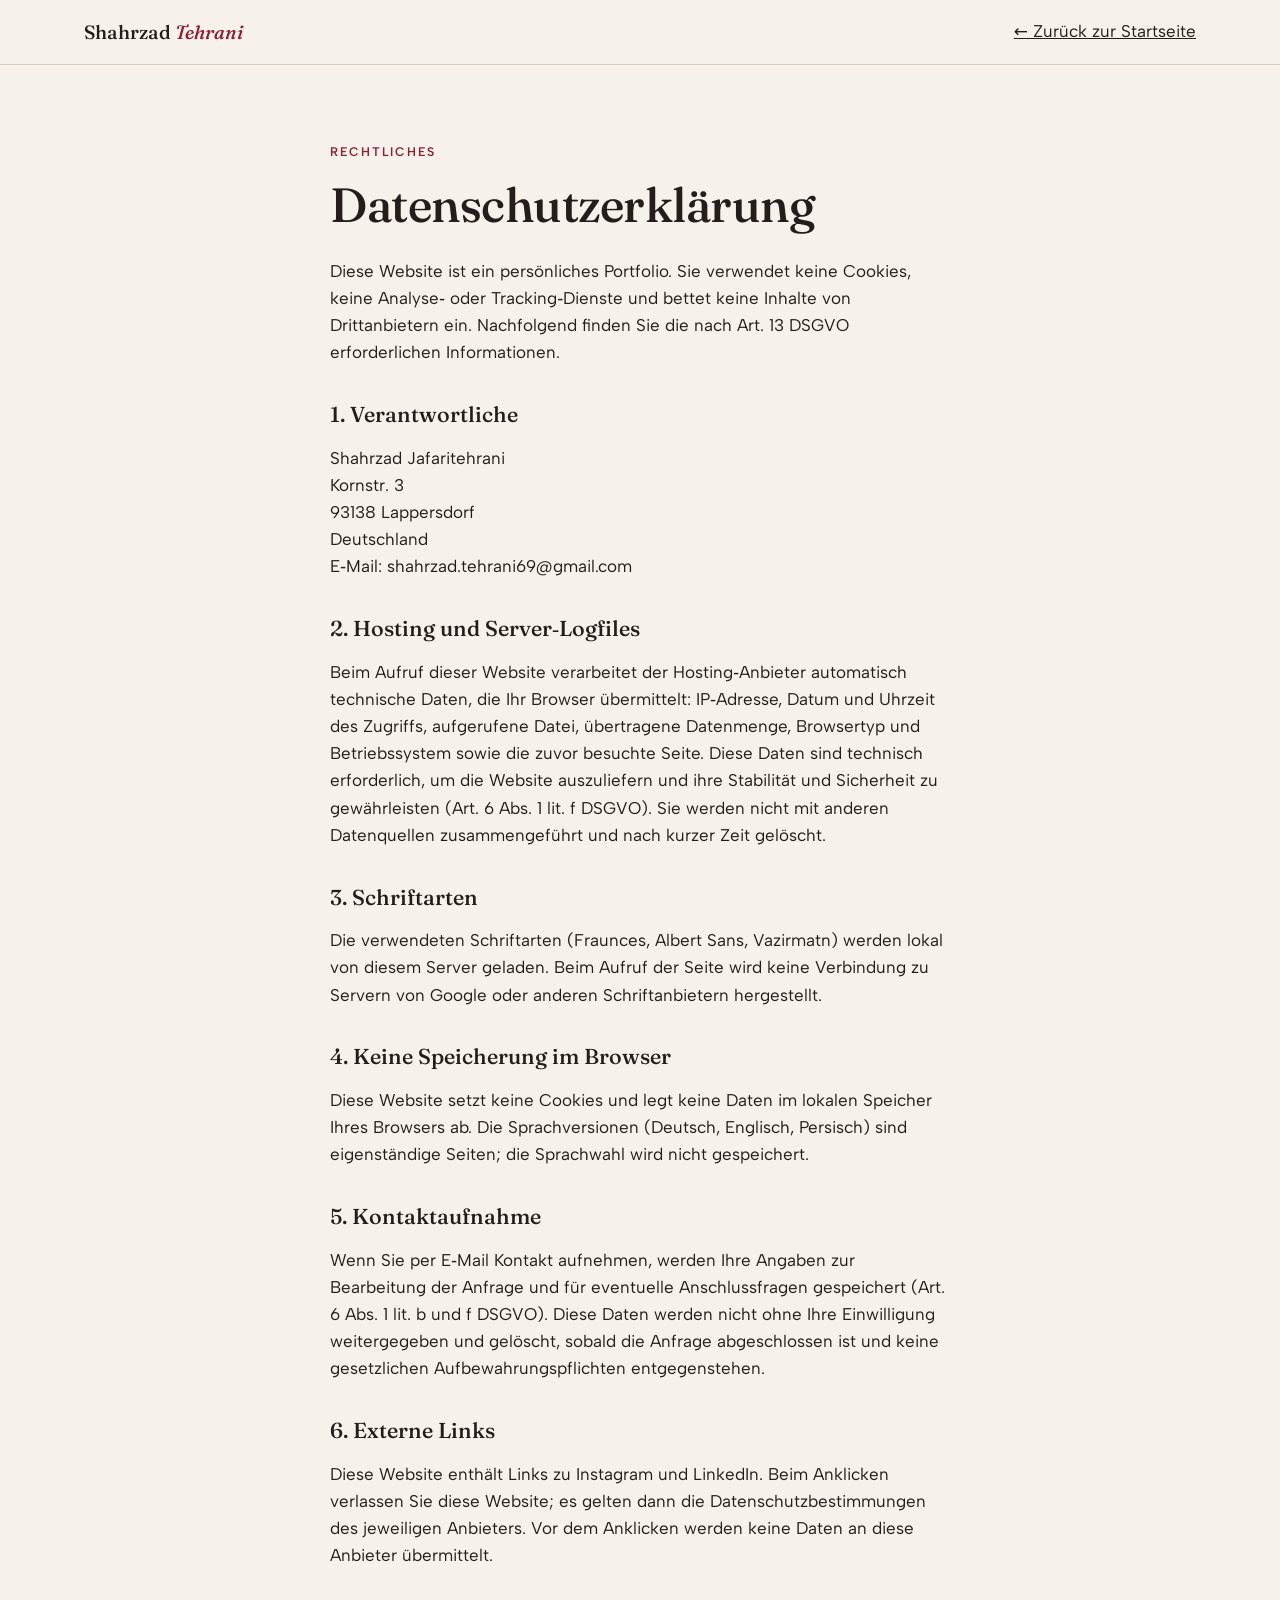
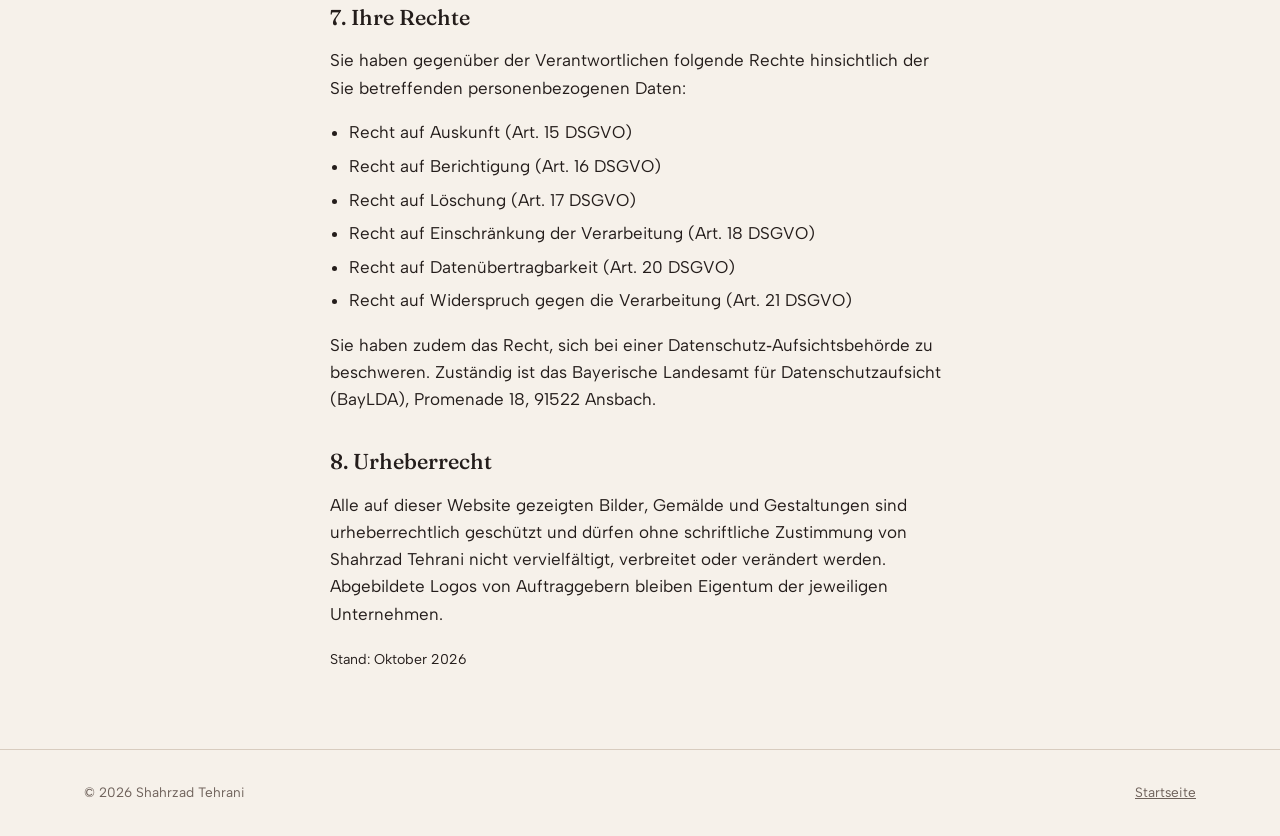
<file: datenschutz.html>
<!doctype html>
<html lang="de" dir="ltr">
<head>
<meta charset="utf-8">
<meta name="viewport" content="width=device-width, initial-scale=1, viewport-fit=cover">
<title>Datenschutzerklärung · Shahrzad Tehrani</title>
<meta name="robots" content="noindex">
<link rel="icon" href="brand/favicon.svg" type="image/svg+xml">
<link rel="icon" href="favicon.ico" sizes="16x16 32x32 48x48">
<link rel="apple-touch-icon" href="apple-touch-icon.png">
<link rel="stylesheet" href="fonts/fonts.css">
<link rel="stylesheet" href="css/style.css">
<style>
  .legal { max-width: 68ch; padding-block: clamp(2.5rem, 6vw, 5rem); display: grid; gap: 1.1rem; }
  .legal h1 { font-size: clamp(2rem, 5vw, 3rem); margin-bottom: 0.5rem; }
  .legal h2 { font-size: 1.35rem; margin-top: 1.2rem; }
  .legal p, .legal li { max-width: none; }
  .legal ul { margin: 0; padding-inline-start: 1.2rem; display: grid; gap: 0.4rem; }
  .legal .back { text-decoration: none; color: var(--accent); font-weight: 600; }
</style>
</head>
<body>
<header class="nav">
  <div class="wrap nav-inner">
    <a class="brand" href="index.html">Shahrzad <em>Tehrani</em></a>
    <a class="back" href="index.html">← Zurück zur Startseite</a>
  </div>
</header>

<main class="wrap legal" id="main">
  <p class="eyebrow">Rechtliches</p>
  <h1>Datenschutzerklärung</h1>
  <p>Diese Website ist ein persönliches Portfolio. Sie verwendet keine Cookies, keine Analyse‑ oder Tracking‑Dienste und bettet keine Inhalte von Drittanbietern ein. Nachfolgend finden Sie die nach Art. 13 DSGVO erforderlichen Informationen.</p>

  <h2>1. Verantwortliche</h2>
  <p>Shahrzad Jafaritehrani<br>Kornstr. 3<br>93138 Lappersdorf<br>Deutschland<br>E‑Mail: shahrzad.tehrani69@gmail.com</p>

  <h2>2. Hosting und Server‑Logfiles</h2>
  <p>Beim Aufruf dieser Website verarbeitet der Hosting‑Anbieter automatisch technische Daten, die Ihr Browser übermittelt: IP‑Adresse, Datum und Uhrzeit des Zugriffs, aufgerufene Datei, übertragene Datenmenge, Browsertyp und Betriebssystem sowie die zuvor besuchte Seite. Diese Daten sind technisch erforderlich, um die Website auszuliefern und ihre Stabilität und Sicherheit zu gewährleisten (Art. 6 Abs. 1 lit. f DSGVO). Sie werden nicht mit anderen Datenquellen zusammengeführt und nach kurzer Zeit gelöscht.</p>

  <h2>3. Schriftarten</h2>
  <p>Die verwendeten Schriftarten (Fraunces, Albert Sans, Vazirmatn) werden lokal von diesem Server geladen. Beim Aufruf der Seite wird keine Verbindung zu Servern von Google oder anderen Schriftanbietern hergestellt.</p>

  <h2>4. Keine Speicherung im Browser</h2>
  <p>Diese Website setzt keine Cookies und legt keine Daten im lokalen Speicher Ihres Browsers ab. Die Sprachversionen (Deutsch, Englisch, Persisch) sind eigenständige Seiten; die Sprachwahl wird nicht gespeichert.</p>

  <h2>5. Kontaktaufnahme</h2>
  <p>Wenn Sie per E‑Mail Kontakt aufnehmen, werden Ihre Angaben zur Bearbeitung der Anfrage und für eventuelle Anschlussfragen gespeichert (Art. 6 Abs. 1 lit. b und f DSGVO). Diese Daten werden nicht ohne Ihre Einwilligung weitergegeben und gelöscht, sobald die Anfrage abgeschlossen ist und keine gesetzlichen Aufbewahrungspflichten entgegenstehen.</p>

  <h2>6. Externe Links</h2>
  <p>Diese Website enthält Links zu Instagram und LinkedIn. Beim Anklicken verlassen Sie diese Website; es gelten dann die Datenschutzbestimmungen des jeweiligen Anbieters. Vor dem Anklicken werden keine Daten an diese Anbieter übermittelt.</p>

  <h2>7. Ihre Rechte</h2>
  <p>Sie haben gegenüber der Verantwortlichen folgende Rechte hinsichtlich der Sie betreffenden personenbezogenen Daten:</p>
  <ul>
    <li>Recht auf Auskunft (Art. 15 DSGVO)</li>
    <li>Recht auf Berichtigung (Art. 16 DSGVO)</li>
    <li>Recht auf Löschung (Art. 17 DSGVO)</li>
    <li>Recht auf Einschränkung der Verarbeitung (Art. 18 DSGVO)</li>
    <li>Recht auf Datenübertragbarkeit (Art. 20 DSGVO)</li>
    <li>Recht auf Widerspruch gegen die Verarbeitung (Art. 21 DSGVO)</li>
  </ul>
  <p>Sie haben zudem das Recht, sich bei einer Datenschutz‑Aufsichtsbehörde zu beschweren. Zuständig ist das Bayerische Landesamt für Datenschutzaufsicht (BayLDA), Promenade 18, 91522 Ansbach.</p>

  <h2>8. Urheberrecht</h2>
  <p>Alle auf dieser Website gezeigten Bilder, Gemälde und Gestaltungen sind urheberrechtlich geschützt und dürfen ohne schriftliche Zustimmung von Shahrzad Tehrani nicht vervielfältigt, verbreitet oder verändert werden. Abgebildete Logos von Auftraggebern bleiben Eigentum der jeweiligen Unternehmen.</p>

  <p><small>Stand: Oktober 2026</small></p>
</main>

<footer>
  <div class="wrap foot">
    <span>© 2026 Shahrzad Tehrani</span>
    <a href="index.html">Startseite</a>
  </div>
</footer>
</body>
</html>
</file>
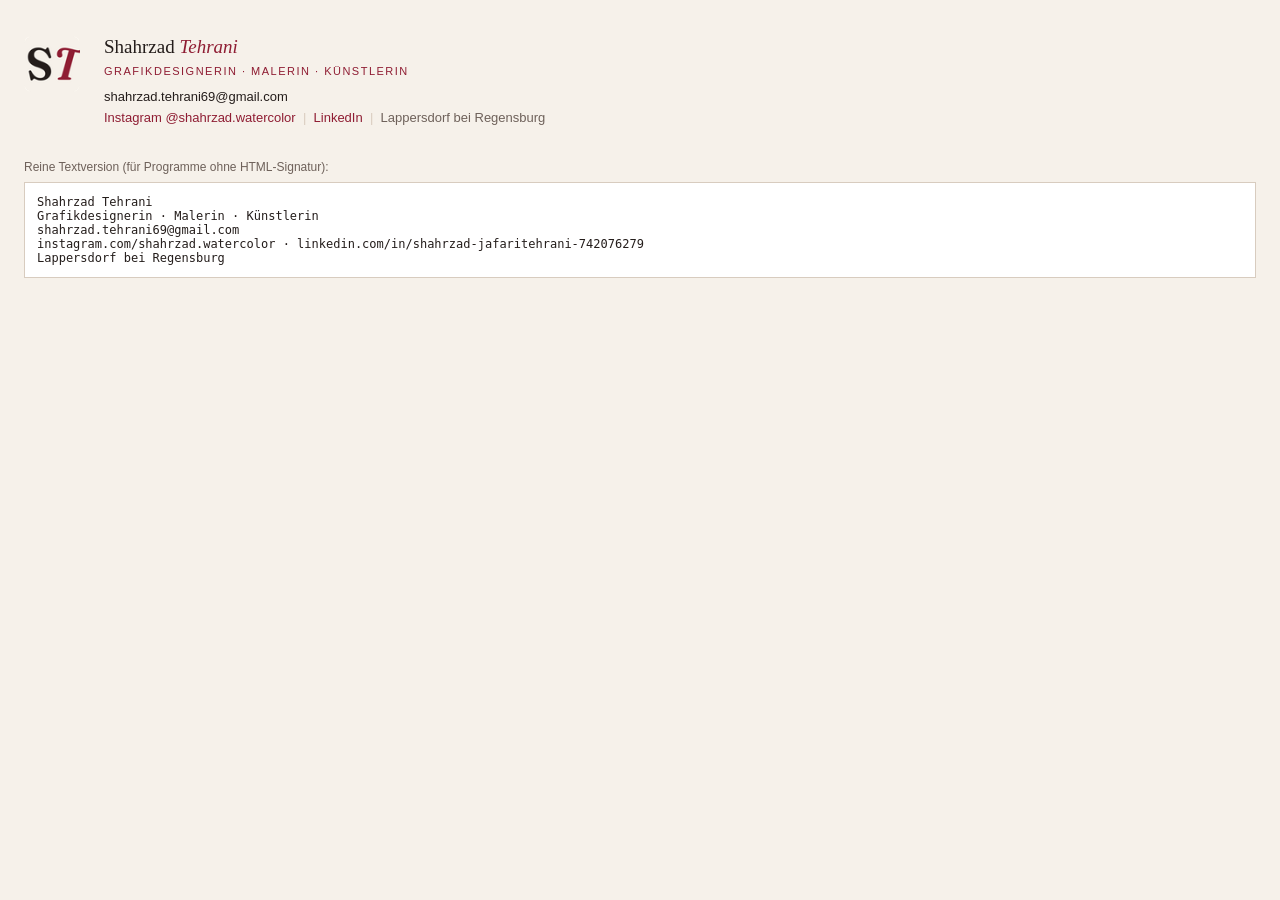
<file: brand/email-signature.html>
<!doctype html>
<html lang="de"><head><meta charset="utf-8"><title>E-Mail-Signatur · Shahrzad Tehrani</title></head>
<body style="margin:0;padding:24px;background:#f6f1ea;font-family:Arial,Helvetica,sans-serif;">
<!--
  E-Mail-Signatur. Alles markieren (Strg+A im Signaturblock unten), kopieren und in den Signatur-Editor
  von Gmail / Outlook / Apple Mail einfügen. Das Monogramm-Bild muss online liegen: nach dem Hochladen
  der Website den src-Pfad durch die volle URL ersetzen, z. B. https://IHRE-DOMAIN.de/brand/monogram-64.png
  Schriften: E-Mail-Programme laden keine Webfonts, daher Georgia (Serif) und Arial als Ersatz.
-->
<table role="presentation" cellpadding="0" cellspacing="0" border="0" style="max-width:600px;width:100%;border-collapse:collapse;">
  <tr>
    <td style="padding:12px 0 0 0;vertical-align:top;width:64px;">
      <img src="monogram-64.png" width="56" height="56" alt="ST" style="display:block;border:0;border-radius:8px;">
    </td>
    <td style="padding:12px 0 0 16px;vertical-align:top;">
      <div style="font-family:Georgia,'Times New Roman',serif;font-size:19px;line-height:1.2;color:#241d1b;">
        Shahrzad <span style="font-style:italic;color:#8f1d33;">Tehrani</span>
      </div>
      <div style="font-size:11px;letter-spacing:1.5px;text-transform:uppercase;color:#8f1d33;margin:6px 0 10px 0;">
        Grafikdesignerin &middot; Malerin &middot; K&uuml;nstlerin
      </div>
      <div style="font-size:13px;line-height:1.6;color:#6e615a;">
        <a href="mailto:shahrzad.tehrani69@gmail.com" style="color:#241d1b;text-decoration:none;">shahrzad.tehrani69@gmail.com</a><br>
        <a href="https://www.instagram.com/shahrzad.watercolor/" style="color:#8f1d33;text-decoration:none;">Instagram @shahrzad.watercolor</a>
        <span style="color:#d8ccbf;">&nbsp;|&nbsp;</span>
        <a href="https://www.linkedin.com/in/shahrzad-jafaritehrani-742076279" style="color:#8f1d33;text-decoration:none;">LinkedIn</a>
        <span style="color:#d8ccbf;">&nbsp;|&nbsp;</span>
        <span style="color:#6e615a;">Lappersdorf bei Regensburg</span>
      </div>
    </td>
  </tr>
</table>

<p style="margin:32px 0 8px 0;font-size:12px;color:#6e615a;">Reine Textversion (für Programme ohne HTML-Signatur):</p>
<pre style="margin:0;padding:12px;background:#ffffff;border:1px solid #d8ccbf;font-size:12px;color:#241d1b;white-space:pre-wrap;">Shahrzad Tehrani
Grafikdesignerin · Malerin · Künstlerin
shahrzad.tehrani69@gmail.com
instagram.com/shahrzad.watercolor · linkedin.com/in/shahrzad-jafaritehrani-742076279
Lappersdorf bei Regensburg</pre>
</body></html>
</file>
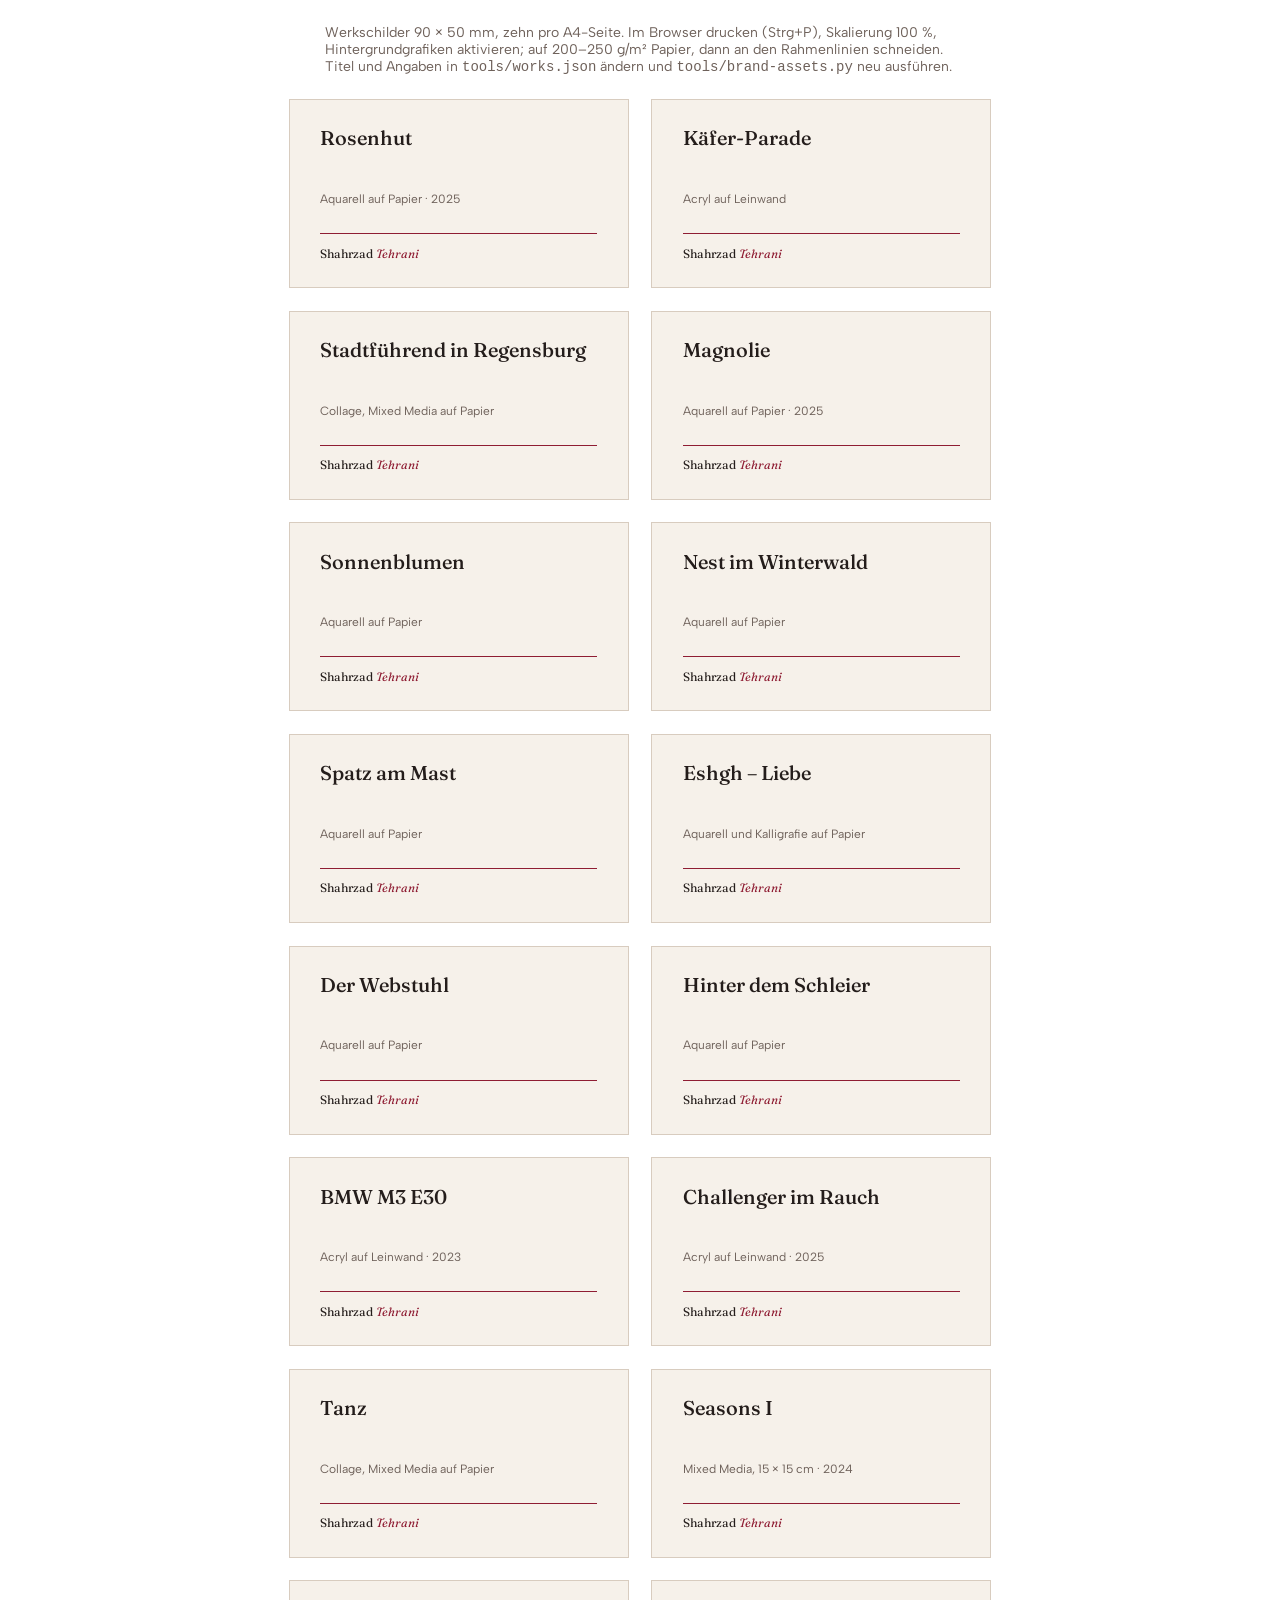
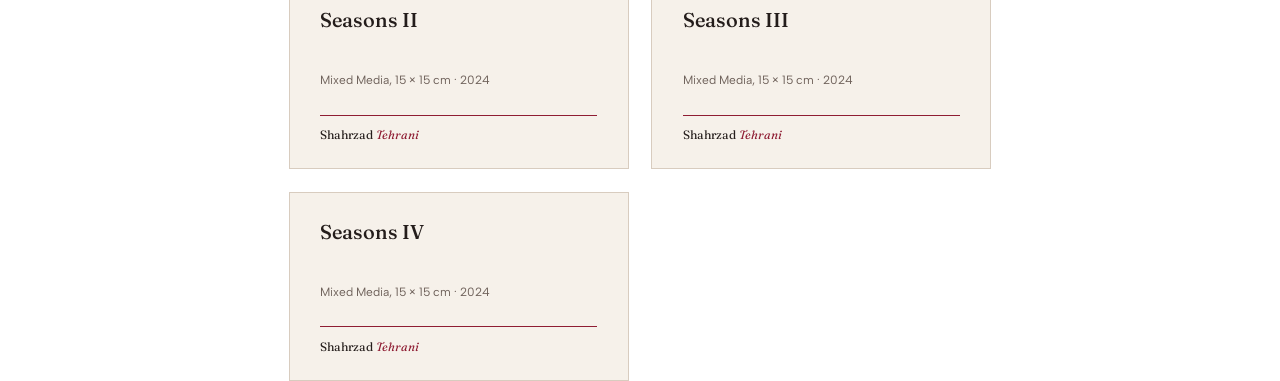
<file: brand/werkschilder.html>
<!doctype html>
<html lang="de"><head><meta charset="utf-8"><meta name="viewport" content="width=device-width, initial-scale=1">
<title>Werkschilder · Shahrzad Tehrani</title>
<link rel="stylesheet" href="../fonts/fonts.css">
<style>
  @page { size: A4; margin: 12mm; }
  :root { --ink:#241d1b; --burg:#8f1d33; --muted:#6e615a; --line:#d8ccbf; --paper:#f6f1ea; }
  body { margin:0; font-family:'Albert Sans', system-ui, sans-serif; color:var(--ink); background:#fff; }
  .intro { max-width: 70ch; margin: 24px auto; padding: 0 16px; color: var(--muted); font-size: 14px; }
  @media print { .intro { display:none; } }
  ul { list-style:none; margin:0 auto; padding:0 16px; display:grid; grid-template-columns:repeat(2, 90mm); gap:6mm; justify-content:center; }
  .label { width:90mm; height:50mm; box-sizing:border-box; padding:7mm 8mm; border:0.3pt solid var(--line); background:var(--paper);
            display:grid; align-content:space-between; break-inside:avoid; page-break-inside:avoid; }
  h2 { margin:0; font-family:'Fraunces', Georgia, serif; font-weight:500; font-size:15pt; line-height:1.15; }
  .meta { margin:4mm 0 0; font-size:9pt; color:var(--muted); }
  .artist { margin:0; font-family:'Fraunces', Georgia, serif; font-size:9pt; padding-top:3mm; border-top:0.5pt solid var(--burg); }
  .artist em { color:var(--burg); font-weight:400; }
</style></head>
<body>
  <p class="intro">Werkschilder 90 × 50 mm, zehn pro A4-Seite. Im Browser drucken (Strg+P), Skalierung 100 %, Hintergrundgrafiken aktivieren; auf 200–250 g/m² Papier, dann an den Rahmenlinien schneiden. Titel und Angaben in <code>tools/works.json</code> ändern und <code>tools/brand-assets.py</code> neu ausführen.</p>
  <ul>
    <li class="label">
      <h2>Rosenhut</h2>
      <p class="meta">Aquarell auf Papier · 2025</p>
      <p class="artist">Shahrzad <em>Tehrani</em></p>
    </li>
    <li class="label">
      <h2>Käfer-Parade</h2>
      <p class="meta">Acryl auf Leinwand</p>
      <p class="artist">Shahrzad <em>Tehrani</em></p>
    </li>
    <li class="label">
      <h2>Stadtführend in Regensburg</h2>
      <p class="meta">Collage, Mixed Media auf Papier</p>
      <p class="artist">Shahrzad <em>Tehrani</em></p>
    </li>
    <li class="label">
      <h2>Magnolie</h2>
      <p class="meta">Aquarell auf Papier · 2025</p>
      <p class="artist">Shahrzad <em>Tehrani</em></p>
    </li>
    <li class="label">
      <h2>Sonnenblumen</h2>
      <p class="meta">Aquarell auf Papier</p>
      <p class="artist">Shahrzad <em>Tehrani</em></p>
    </li>
    <li class="label">
      <h2>Nest im Winterwald</h2>
      <p class="meta">Aquarell auf Papier</p>
      <p class="artist">Shahrzad <em>Tehrani</em></p>
    </li>
    <li class="label">
      <h2>Spatz am Mast</h2>
      <p class="meta">Aquarell auf Papier</p>
      <p class="artist">Shahrzad <em>Tehrani</em></p>
    </li>
    <li class="label">
      <h2>Eshgh – Liebe</h2>
      <p class="meta">Aquarell und Kalligrafie auf Papier</p>
      <p class="artist">Shahrzad <em>Tehrani</em></p>
    </li>
    <li class="label">
      <h2>Der Webstuhl</h2>
      <p class="meta">Aquarell auf Papier</p>
      <p class="artist">Shahrzad <em>Tehrani</em></p>
    </li>
    <li class="label">
      <h2>Hinter dem Schleier</h2>
      <p class="meta">Aquarell auf Papier</p>
      <p class="artist">Shahrzad <em>Tehrani</em></p>
    </li>
    <li class="label">
      <h2>BMW M3 E30</h2>
      <p class="meta">Acryl auf Leinwand · 2023</p>
      <p class="artist">Shahrzad <em>Tehrani</em></p>
    </li>
    <li class="label">
      <h2>Challenger im Rauch</h2>
      <p class="meta">Acryl auf Leinwand · 2025</p>
      <p class="artist">Shahrzad <em>Tehrani</em></p>
    </li>
    <li class="label">
      <h2>Tanz</h2>
      <p class="meta">Collage, Mixed Media auf Papier</p>
      <p class="artist">Shahrzad <em>Tehrani</em></p>
    </li>
    <li class="label">
      <h2>Seasons I</h2>
      <p class="meta">Mixed Media, 15 × 15 cm · 2024</p>
      <p class="artist">Shahrzad <em>Tehrani</em></p>
    </li>
    <li class="label">
      <h2>Seasons II</h2>
      <p class="meta">Mixed Media, 15 × 15 cm · 2024</p>
      <p class="artist">Shahrzad <em>Tehrani</em></p>
    </li>
    <li class="label">
      <h2>Seasons III</h2>
      <p class="meta">Mixed Media, 15 × 15 cm · 2024</p>
      <p class="artist">Shahrzad <em>Tehrani</em></p>
    </li>
    <li class="label">
      <h2>Seasons IV</h2>
      <p class="meta">Mixed Media, 15 × 15 cm · 2024</p>
      <p class="artist">Shahrzad <em>Tehrani</em></p>
    </li>
  </ul>
</body></html>
</file>
<file: fonts/fonts.css>
/* Self-hosted copies of Google Fonts (OFL licensed): Fraunces, Albert Sans, Vazirmatn */
/* latin-ext */
@font-face {
  font-family: 'Albert Sans';
  font-style: normal;
  font-weight: 400;
  font-display: swap;
  src: url(albert-sans-normal-400-latin-ext.woff2) format('woff2');
  unicode-range: U+0100-02BA, U+02BD-02C5, U+02C7-02CC, U+02CE-02D7, U+02DD-02FF, U+0304, U+0308, U+0329, U+1D00-1DBF, U+1E00-1E9F, U+1EF2-1EFF, U+2020, U+20A0-20AB, U+20AD-20C0, U+2113, U+2C60-2C7F, U+A720-A7FF;
}
/* latin */
@font-face {
  font-family: 'Albert Sans';
  font-style: normal;
  font-weight: 400;
  font-display: swap;
  src: url(albert-sans-normal-400-latin.woff2) format('woff2');
  unicode-range: U+0000-00FF, U+0131, U+0152-0153, U+02BB-02BC, U+02C6, U+02DA, U+02DC, U+0304, U+0308, U+0329, U+2000-206F, U+20AC, U+2122, U+2191, U+2193, U+2212, U+2215, U+FEFF, U+FFFD;
}
/* latin-ext */
@font-face {
  font-family: 'Albert Sans';
  font-style: normal;
  font-weight: 500;
  font-display: swap;
  src: url(albert-sans-normal-500-latin-ext.woff2) format('woff2');
  unicode-range: U+0100-02BA, U+02BD-02C5, U+02C7-02CC, U+02CE-02D7, U+02DD-02FF, U+0304, U+0308, U+0329, U+1D00-1DBF, U+1E00-1E9F, U+1EF2-1EFF, U+2020, U+20A0-20AB, U+20AD-20C0, U+2113, U+2C60-2C7F, U+A720-A7FF;
}
/* latin */
@font-face {
  font-family: 'Albert Sans';
  font-style: normal;
  font-weight: 500;
  font-display: swap;
  src: url(albert-sans-normal-500-latin.woff2) format('woff2');
  unicode-range: U+0000-00FF, U+0131, U+0152-0153, U+02BB-02BC, U+02C6, U+02DA, U+02DC, U+0304, U+0308, U+0329, U+2000-206F, U+20AC, U+2122, U+2191, U+2193, U+2212, U+2215, U+FEFF, U+FFFD;
}
/* latin-ext */
@font-face {
  font-family: 'Albert Sans';
  font-style: normal;
  font-weight: 600;
  font-display: swap;
  src: url(albert-sans-normal-600-latin-ext.woff2) format('woff2');
  unicode-range: U+0100-02BA, U+02BD-02C5, U+02C7-02CC, U+02CE-02D7, U+02DD-02FF, U+0304, U+0308, U+0329, U+1D00-1DBF, U+1E00-1E9F, U+1EF2-1EFF, U+2020, U+20A0-20AB, U+20AD-20C0, U+2113, U+2C60-2C7F, U+A720-A7FF;
}
/* latin */
@font-face {
  font-family: 'Albert Sans';
  font-style: normal;
  font-weight: 600;
  font-display: swap;
  src: url(albert-sans-normal-600-latin.woff2) format('woff2');
  unicode-range: U+0000-00FF, U+0131, U+0152-0153, U+02BB-02BC, U+02C6, U+02DA, U+02DC, U+0304, U+0308, U+0329, U+2000-206F, U+20AC, U+2122, U+2191, U+2193, U+2212, U+2215, U+FEFF, U+FFFD;
}
/* latin-ext */
@font-face {
  font-family: 'Fraunces';
  font-style: italic;
  font-weight: 400;
  font-display: swap;
  src: url(fraunces-italic-400-latin-ext.woff2) format('woff2');
  unicode-range: U+0100-02BA, U+02BD-02C5, U+02C7-02CC, U+02CE-02D7, U+02DD-02FF, U+0304, U+0308, U+0329, U+1D00-1DBF, U+1E00-1E9F, U+1EF2-1EFF, U+2020, U+20A0-20AB, U+20AD-20C0, U+2113, U+2C60-2C7F, U+A720-A7FF;
}
/* latin */
@font-face {
  font-family: 'Fraunces';
  font-style: italic;
  font-weight: 400;
  font-display: swap;
  src: url(fraunces-italic-400-latin.woff2) format('woff2');
  unicode-range: U+0000-00FF, U+0131, U+0152-0153, U+02BB-02BC, U+02C6, U+02DA, U+02DC, U+0304, U+0308, U+0329, U+2000-206F, U+20AC, U+2122, U+2191, U+2193, U+2212, U+2215, U+FEFF, U+FFFD;
}
/* latin-ext */
@font-face {
  font-family: 'Fraunces';
  font-style: italic;
  font-weight: 500;
  font-display: swap;
  src: url(fraunces-italic-500-latin-ext.woff2) format('woff2');
  unicode-range: U+0100-02BA, U+02BD-02C5, U+02C7-02CC, U+02CE-02D7, U+02DD-02FF, U+0304, U+0308, U+0329, U+1D00-1DBF, U+1E00-1E9F, U+1EF2-1EFF, U+2020, U+20A0-20AB, U+20AD-20C0, U+2113, U+2C60-2C7F, U+A720-A7FF;
}
/* latin */
@font-face {
  font-family: 'Fraunces';
  font-style: italic;
  font-weight: 500;
  font-display: swap;
  src: url(fraunces-italic-500-latin.woff2) format('woff2');
  unicode-range: U+0000-00FF, U+0131, U+0152-0153, U+02BB-02BC, U+02C6, U+02DA, U+02DC, U+0304, U+0308, U+0329, U+2000-206F, U+20AC, U+2122, U+2191, U+2193, U+2212, U+2215, U+FEFF, U+FFFD;
}
/* latin-ext */
@font-face {
  font-family: 'Fraunces';
  font-style: normal;
  font-weight: 400;
  font-display: swap;
  src: url(fraunces-normal-400-latin-ext.woff2) format('woff2');
  unicode-range: U+0100-02BA, U+02BD-02C5, U+02C7-02CC, U+02CE-02D7, U+02DD-02FF, U+0304, U+0308, U+0329, U+1D00-1DBF, U+1E00-1E9F, U+1EF2-1EFF, U+2020, U+20A0-20AB, U+20AD-20C0, U+2113, U+2C60-2C7F, U+A720-A7FF;
}
/* latin */
@font-face {
  font-family: 'Fraunces';
  font-style: normal;
  font-weight: 400;
  font-display: swap;
  src: url(fraunces-normal-400-latin.woff2) format('woff2');
  unicode-range: U+0000-00FF, U+0131, U+0152-0153, U+02BB-02BC, U+02C6, U+02DA, U+02DC, U+0304, U+0308, U+0329, U+2000-206F, U+20AC, U+2122, U+2191, U+2193, U+2212, U+2215, U+FEFF, U+FFFD;
}
/* latin-ext */
@font-face {
  font-family: 'Fraunces';
  font-style: normal;
  font-weight: 500;
  font-display: swap;
  src: url(fraunces-normal-500-latin-ext.woff2) format('woff2');
  unicode-range: U+0100-02BA, U+02BD-02C5, U+02C7-02CC, U+02CE-02D7, U+02DD-02FF, U+0304, U+0308, U+0329, U+1D00-1DBF, U+1E00-1E9F, U+1EF2-1EFF, U+2020, U+20A0-20AB, U+20AD-20C0, U+2113, U+2C60-2C7F, U+A720-A7FF;
}
/* latin */
@font-face {
  font-family: 'Fraunces';
  font-style: normal;
  font-weight: 500;
  font-display: swap;
  src: url(fraunces-normal-500-latin.woff2) format('woff2');
  unicode-range: U+0000-00FF, U+0131, U+0152-0153, U+02BB-02BC, U+02C6, U+02DA, U+02DC, U+0304, U+0308, U+0329, U+2000-206F, U+20AC, U+2122, U+2191, U+2193, U+2212, U+2215, U+FEFF, U+FFFD;
}
/* arabic */
@font-face {
  font-family: 'Vazirmatn';
  font-style: normal;
  font-weight: 400;
  font-display: swap;
  src: url(vazirmatn-normal-400-arabic.woff2) format('woff2');
  unicode-range: U+0600-06FF, U+0750-077F, U+0870-088E, U+0890-0891, U+0897-08E1, U+08E3-08FF, U+200C-200E, U+2010-2011, U+204F, U+2E41, U+FB50-FDFF, U+FE70-FE74, U+FE76-FEFC, U+102E0-102FB, U+10E60-10E7E, U+10EC2-10EC4, U+10EFC-10EFF, U+1EE00-1EE03, U+1EE05-1EE1F, U+1EE21-1EE22, U+1EE24, U+1EE27, U+1EE29-1EE32, U+1EE34-1EE37, U+1EE39, U+1EE3B, U+1EE42, U+1EE47, U+1EE49, U+1EE4B, U+1EE4D-1EE4F, U+1EE51-1EE52, U+1EE54, U+1EE57, U+1EE59, U+1EE5B, U+1EE5D, U+1EE5F, U+1EE61-1EE62, U+1EE64, U+1EE67-1EE6A, U+1EE6C-1EE72, U+1EE74-1EE77, U+1EE79-1EE7C, U+1EE7E, U+1EE80-1EE89, U+1EE8B-1EE9B, U+1EEA1-1EEA3, U+1EEA5-1EEA9, U+1EEAB-1EEBB, U+1EEF0-1EEF1;
}
/* latin */
@font-face {
  font-family: 'Vazirmatn';
  font-style: normal;
  font-weight: 400;
  font-display: swap;
  src: url(vazirmatn-normal-400-latin.woff2) format('woff2');
  unicode-range: U+0000-00FF, U+0131, U+0152-0153, U+02BB-02BC, U+02C6, U+02DA, U+02DC, U+0304, U+0308, U+0329, U+2000-206F, U+20AC, U+2122, U+2191, U+2193, U+2212, U+2215, U+FEFF, U+FFFD;
}
/* arabic */
@font-face {
  font-family: 'Vazirmatn';
  font-style: normal;
  font-weight: 500;
  font-display: swap;
  src: url(vazirmatn-normal-500-arabic.woff2) format('woff2');
  unicode-range: U+0600-06FF, U+0750-077F, U+0870-088E, U+0890-0891, U+0897-08E1, U+08E3-08FF, U+200C-200E, U+2010-2011, U+204F, U+2E41, U+FB50-FDFF, U+FE70-FE74, U+FE76-FEFC, U+102E0-102FB, U+10E60-10E7E, U+10EC2-10EC4, U+10EFC-10EFF, U+1EE00-1EE03, U+1EE05-1EE1F, U+1EE21-1EE22, U+1EE24, U+1EE27, U+1EE29-1EE32, U+1EE34-1EE37, U+1EE39, U+1EE3B, U+1EE42, U+1EE47, U+1EE49, U+1EE4B, U+1EE4D-1EE4F, U+1EE51-1EE52, U+1EE54, U+1EE57, U+1EE59, U+1EE5B, U+1EE5D, U+1EE5F, U+1EE61-1EE62, U+1EE64, U+1EE67-1EE6A, U+1EE6C-1EE72, U+1EE74-1EE77, U+1EE79-1EE7C, U+1EE7E, U+1EE80-1EE89, U+1EE8B-1EE9B, U+1EEA1-1EEA3, U+1EEA5-1EEA9, U+1EEAB-1EEBB, U+1EEF0-1EEF1;
}
/* latin */
@font-face {
  font-family: 'Vazirmatn';
  font-style: normal;
  font-weight: 500;
  font-display: swap;
  src: url(vazirmatn-normal-500-latin.woff2) format('woff2');
  unicode-range: U+0000-00FF, U+0131, U+0152-0153, U+02BB-02BC, U+02C6, U+02DA, U+02DC, U+0304, U+0308, U+0329, U+2000-206F, U+20AC, U+2122, U+2191, U+2193, U+2212, U+2215, U+FEFF, U+FFFD;
}
/* arabic */
@font-face {
  font-family: 'Vazirmatn';
  font-style: normal;
  font-weight: 600;
  font-display: swap;
  src: url(vazirmatn-normal-600-arabic.woff2) format('woff2');
  unicode-range: U+0600-06FF, U+0750-077F, U+0870-088E, U+0890-0891, U+0897-08E1, U+08E3-08FF, U+200C-200E, U+2010-2011, U+204F, U+2E41, U+FB50-FDFF, U+FE70-FE74, U+FE76-FEFC, U+102E0-102FB, U+10E60-10E7E, U+10EC2-10EC4, U+10EFC-10EFF, U+1EE00-1EE03, U+1EE05-1EE1F, U+1EE21-1EE22, U+1EE24, U+1EE27, U+1EE29-1EE32, U+1EE34-1EE37, U+1EE39, U+1EE3B, U+1EE42, U+1EE47, U+1EE49, U+1EE4B, U+1EE4D-1EE4F, U+1EE51-1EE52, U+1EE54, U+1EE57, U+1EE59, U+1EE5B, U+1EE5D, U+1EE5F, U+1EE61-1EE62, U+1EE64, U+1EE67-1EE6A, U+1EE6C-1EE72, U+1EE74-1EE77, U+1EE79-1EE7C, U+1EE7E, U+1EE80-1EE89, U+1EE8B-1EE9B, U+1EEA1-1EEA3, U+1EEA5-1EEA9, U+1EEAB-1EEBB, U+1EEF0-1EEF1;
}
/* latin */
@font-face {
  font-family: 'Vazirmatn';
  font-style: normal;
  font-weight: 600;
  font-display: swap;
  src: url(vazirmatn-normal-600-latin.woff2) format('woff2');
  unicode-range: U+0000-00FF, U+0131, U+0152-0153, U+02BB-02BC, U+02C6, U+02DA, U+02DC, U+0304, U+0308, U+0329, U+2000-206F, U+20AC, U+2122, U+2191, U+2193, U+2212, U+2215, U+FEFF, U+FFFD;
}
</file>
<file: css/style.css>
/* Layout: left-aligned editorial portfolio. Warm paper ground, burgundy + petrol accents
   taken from the artist's own CV, Fraunces display over Albert Sans body, Vazirmatn for Persian. */
:root {
  --paper: #f6f1ea;
  --paper-2: #ebe3d8;
  --paper-3: #ffffff;
  --ink: #241d1b;
  --muted: #6e615a;
  --line: #d8ccbf;
  --line-strong: #8a7b70;
  --accent: #8f1d33;
  --accent-ink: #ffffff;
  --accent-2: #875810;       /* ochre, taken from the artist's watercolours and collages */
  --shadow: 0 18px 40px -22px rgba(60, 30, 20, 0.45);
  --mat: #ffffff;            /* white mat around artworks and client logos, same in both themes */
  --scrim: rgba(20, 12, 14, 0.88);
  --scrim-fg: #f1eae3;
  --scrim-btn: rgba(0, 0, 0, 0.4);
  --scrim-btn-hover: rgba(0, 0, 0, 0.65);
  --scrim-line: rgba(255, 255, 255, 0.35);
  --display: 'Fraunces', 'Georgia', 'Times New Roman', serif;
  --body: 'Albert Sans', system-ui, -apple-system, 'Segoe UI', sans-serif;
  --fa: 'Vazirmatn', 'Segoe UI', Tahoma, sans-serif;
  --radius: 4px;
  --gutter: clamp(16px, 5vw, 64px);
  --measure: 62ch;
}
@media (prefers-color-scheme: dark) {
  :root:not([data-theme="light"]) {
    --paper: #1a1517; --paper-2: #241e21; --paper-3: #2c2529;
    --ink: #f1eae3; --muted: #a99d95; --line: #3b3236; --line-strong: #78696e;
    --accent: #d75a72; --accent-ink: #1a1517; --accent-2: #d9a441;
    --shadow: 0 18px 40px -20px rgba(0, 0, 0, 0.8);
    color-scheme: dark;
  }
}
:root[data-theme="dark"] {
  --paper: #1a1517; --paper-2: #241e21; --paper-3: #2c2529;
  --ink: #f1eae3; --muted: #a99d95; --line: #3b3236; --line-strong: #78696e;
  --accent: #d75a72; --accent-ink: #1a1517; --accent-2: #d9a441;
  --shadow: 0 18px 40px -20px rgba(0, 0, 0, 0.8);
  color-scheme: dark;
}
html[dir="rtl"] { --display: var(--fa); --body: var(--fa); }

*, *::before, *::after { box-sizing: border-box; }
html { scroll-behavior: smooth; -webkit-text-size-adjust: 100%; }
@media (prefers-reduced-motion: reduce) {
  html { scroll-behavior: auto; }
  *, *::before, *::after { animation: none !important; transition: none !important; }
}
body {
  margin: 0;
  background: var(--paper);
  color: var(--ink);
  font-family: var(--body);
  font-size: 1.0625rem;
  line-height: 1.6;
  overflow-x: hidden;
}
img { max-width: 100%; height: auto; display: block; }
a { color: inherit; }
a, button { touch-action: manipulation; }
section[id] { scroll-margin-top: 84px; }
.skip {
  position: absolute; inset-inline-start: 1rem; top: -100px; z-index: 50;
  background: var(--ink); color: var(--paper); padding: 0.75rem 1.1rem; border-radius: 4px; text-decoration: none; font-weight: 600;
}
.skip:focus { top: 1rem; }
a:focus-visible, button:focus-visible { outline: 2px solid var(--accent-2); outline-offset: 3px; }
h1, h2, h3 { font-family: var(--display); font-weight: 500; line-height: 1.1; text-wrap: balance; margin: 0; }
h1 { font-size: clamp(2.2rem, 4.8vw, 4rem); letter-spacing: -0.01em; }
h2 { font-size: clamp(1.9rem, 4vw, 2.8rem); }
h3 { font-size: 1.25rem; }
p { margin: 0; max-width: var(--measure); }
.eyebrow {
  font-size: 0.78rem; letter-spacing: 0.14em; text-transform: uppercase;
  color: var(--accent); font-weight: 600;
}
html[dir="rtl"] .eyebrow { letter-spacing: 0; font-size: 0.9rem; }
.wrap { padding-inline: var(--gutter); max-width: 1240px; margin-inline: auto; }
section { padding-block: clamp(3.5rem, 8vw, 6.5rem); }
.section-head { display: grid; gap: 0.6rem; margin-bottom: 2.5rem; }
.section-head p { color: var(--muted); }

/* Nav */
.nav {
  position: sticky; top: env(safe-area-inset-top, 0px); z-index: 20;
  background: color-mix(in srgb, var(--paper) 88%, transparent);
  backdrop-filter: blur(10px); -webkit-backdrop-filter: blur(10px);
  border-bottom: 1px solid var(--line);
}
.nav-inner { display: flex; align-items: center; justify-content: space-between; gap: 1rem; min-height: 64px; }
.brand { font-family: var(--display); font-size: 1.2rem; text-decoration: none; white-space: nowrap; font-weight: 500; }
.brand em { font-style: italic; color: var(--accent); }
.nav-links { display: flex; gap: 1.6rem; list-style: none; margin: 0; padding: 0; }
.nav-links a { text-decoration: none; font-size: 0.95rem; color: var(--muted); display: inline-block; padding-block: 0.75rem; border-bottom: 2px solid transparent; transition: color .2s, border-color .2s; }
.nav-links a:hover { color: var(--ink); }
.nav-links a[aria-current="true"] { color: var(--ink); border-bottom-color: var(--accent); }
.nav-right { display: flex; align-items: center; gap: 0.75rem; }
.lang { display: flex; border: 1px solid var(--line-strong); border-radius: 999px; padding: 2px; }
.lang a {
  display: inline-flex; align-items: center; justify-content: center; text-decoration: none;
  font: inherit; font-size: 0.85rem; font-weight: 600; letter-spacing: 0.04em; min-width: 44px; min-height: 40px;
  color: var(--muted); padding: 0 0.6rem; border-radius: 999px; transition: background .15s, color .15s;
}
.lang a:hover { color: var(--ink); }
.lang a[aria-current="true"] { background: var(--ink); color: var(--paper); }
.menu-btn { display: none; font: inherit; background: none; border: 1px solid var(--line-strong); border-radius: 999px; min-height: 44px; padding: 0 1rem; color: var(--ink); cursor: pointer; }
@media (max-width: 820px) {
  .nav-links {
    display: none; position: absolute; inset-inline: 0; top: 100%;
    flex-direction: column; gap: 0; background: var(--paper); border-bottom: 1px solid var(--line);
    padding: 0.5rem var(--gutter) 1rem;
  }
  .nav-links.open { display: flex; }
  .nav-links a { display: block; padding: 0.8rem 0; font-size: 1.05rem; border-bottom: 0; }
  .nav-links a[aria-current="true"] { border-bottom: 0; color: var(--accent); }
  .menu-btn { display: inline-block; }
}

/* Hero */
.hero { padding-block: clamp(3rem, 7vw, 6rem) clamp(3rem, 6vw, 5rem); }
.hero-grid { display: grid; grid-template-columns: minmax(0, 1.1fr) minmax(0, 1fr); gap: clamp(2rem, 5vw, 5rem); align-items: center; }
.hero-text { display: grid; gap: 1.4rem; }
.hero-text .lead { font-size: 1.2rem; color: var(--muted); max-width: 46ch; }
.hero-text h1 span { display: inline; }
.hero-text h1 .last { font-style: italic; font-weight: 400; }
.cta { display: flex; flex-wrap: wrap; gap: 0.8rem; }
.btn {
  display: inline-flex; align-items: center; gap: 0.5rem; text-decoration: none; font-weight: 600; font-size: 0.95rem;
  min-height: 46px; padding: 0.6rem 1.35rem; border-radius: 999px; border: 1px solid var(--ink); color: var(--ink); transition: background .2s, color .2s, transform .15s;
}
.btn:active { transform: scale(0.97); }
.btn.primary { background: var(--ink); color: var(--paper); }
.btn.primary:hover { background: var(--accent); border-color: var(--accent); color: var(--accent-ink); }
.btn:not(.primary):hover { background: var(--paper-2); }

.hero-art { position: relative; aspect-ratio: 1 / 1; max-width: 100%; }
.hero-art figure { position: absolute; margin: 0; box-shadow: var(--shadow); background: var(--paper-3); padding: 6px; border-radius: 2px; }
.hero-art figure img { width: 100%; height: auto; }
.hero-art .a1 { width: 54%; inset-inline-start: 0; top: 4%; transform: rotate(-4deg); z-index: 2; }
.hero-art .a2 { width: 50%; inset-inline-end: 0; top: 0; transform: rotate(3deg); z-index: 1; }
.hero-art .a3 { width: 56%; inset-inline-end: 8%; bottom: 0; transform: rotate(-1.5deg); z-index: 3; }
.hero-art::before {
  content: ""; position: absolute; inset: 12% -6% -6% 10%; background: var(--paper-2); border-radius: 50% 40% 45% 55%; z-index: 0;
}
@media (max-width: 820px) {
  .hero-grid { grid-template-columns: 1fr; }
  .hero-art { max-width: 420px; margin-inline: auto; width: 100%; }
}

/* About */
.about-grid { display: grid; grid-template-columns: minmax(0, 1fr) minmax(0, 1.5fr); gap: clamp(2rem, 5vw, 5rem); align-items: start; }
.portrait { width: min(260px, 70%); aspect-ratio: 1; border-radius: 50%; object-fit: cover; border: 6px solid var(--paper-3); box-shadow: var(--shadow); }
.about-text { display: grid; gap: 1.2rem; }
.facts { display: grid; grid-template-columns: repeat(auto-fit, minmax(190px, 1fr)); gap: 1.2rem 2rem; margin-top: 1rem; padding-top: 1.5rem; border-top: 1px solid var(--line); list-style: none; padding-inline: 0; margin-inline: 0; }
.facts li { display: grid; gap: 0.2rem; font-size: 0.95rem; }
.facts strong { font-family: var(--display); font-size: 1.3rem; font-weight: 500; }
.facts span { color: var(--muted); }
@media (max-width: 820px) { .about-grid { grid-template-columns: 1fr; } }

/* Work */
.filters { display: flex; flex-wrap: wrap; gap: 0.5rem; margin-bottom: 2rem; }
.chip {
  font: inherit; font-size: 0.92rem; cursor: pointer; background: none; color: var(--ink);
  border: 1px solid var(--line-strong); border-radius: 999px; min-height: 44px; padding: 0 1.1rem; transition: background .15s, color .15s, border-color .15s, transform .15s;
}
.chip:hover { border-color: var(--ink); background: var(--paper-2); }
.chip:active { transform: scale(0.97); }
.chip[aria-pressed="true"] { background: var(--accent); border-color: var(--accent); color: var(--accent-ink); }
.masonry { columns: 3; column-gap: 1.4rem; }
@media (max-width: 980px) { .masonry { columns: 2; } }
@media (max-width: 560px) { .masonry { columns: 1; } }
.work { break-inside: avoid; margin: 0 0 1.4rem; }
.work button { all: unset; display: block; width: 100%; cursor: zoom-in; }
.work button:focus-visible { outline: 2px solid var(--accent-2); outline-offset: 4px; }
.work .frame { background: var(--paper-3); padding: 6px; box-shadow: 0 2px 0 var(--line); border-radius: 2px; transition: transform .25s, box-shadow .25s; }
.work.logo .frame { padding: 1.5rem; background: var(--mat); }
.work button:hover .frame { transform: translateY(-3px); box-shadow: var(--shadow); }
.work button:active .frame { transform: scale(0.98); }
.work img { width: 100%; }
.work figcaption { display: flex; justify-content: space-between; gap: 1rem; font-size: 0.9rem; margin-top: 0.6rem; color: var(--muted); }
.work figcaption b { font-weight: 500; color: var(--ink); }
.work[hidden] { display: none; }

/* Lightbox */
dialog.lightbox { border: 0; padding: 0; background: transparent; max-width: min(96vw, 1100px); max-height: 96vh; width: auto; color: var(--ink); }
dialog.lightbox::backdrop { background: var(--scrim); backdrop-filter: blur(4px); }
.lb-inner { display: grid; gap: 0.8rem; justify-items: center; }
.lb-inner img { max-height: 80vh; max-width: 92vw; width: auto; height: auto; background: var(--mat); padding: 6px; box-shadow: var(--shadow); }
.lb-cap { color: var(--scrim-fg); text-align: center; font-size: 0.95rem; display: grid; gap: 0.15rem; }
.lb-cap span { opacity: 0.7; font-size: 0.85rem; }
.lb-btn {
  position: fixed; top: 50%; transform: translateY(-50%); display: grid; place-items: center;
  width: 48px; height: 48px; border-radius: 50%; border: 1px solid var(--scrim-line); background: var(--scrim-btn); color: var(--scrim-fg); cursor: pointer; transition: background .15s;
}
.lb-btn:hover { background: var(--scrim-btn-hover); }
.lb-btn svg { width: 22px; height: 22px; stroke: currentColor; fill: none; stroke-width: 2; stroke-linecap: round; stroke-linejoin: round; }
.lb-prev { inset-inline-start: 12px; } .lb-next { inset-inline-end: 12px; }
.lb-close { position: fixed; top: 14px; inset-inline-end: 14px; transform: none; }
html[dir="rtl"] .lb-prev, html[dir="rtl"] .lb-next { transform: translateY(-50%) scaleX(-1); }

/* Exhibitions */
.exhibits { display: grid; gap: clamp(2rem, 4vw, 3.5rem); }
.exhibit { display: grid; grid-template-columns: minmax(0, 1fr) minmax(0, 1.2fr); gap: clamp(1.5rem, 4vw, 3.5rem); align-items: center; padding-top: clamp(2rem, 4vw, 3.5rem); border-top: 1px solid var(--line); }
.exhibit:first-child { border-top: 0; padding-top: 0; }
.exhibit .text { display: grid; gap: 0.8rem; }
.exhibit .text p { color: var(--muted); }
.exhibit .year { font-family: var(--display); font-size: 2rem; color: var(--accent-2); line-height: 1; font-variant-numeric: tabular-nums; }
.exhibit .media { display: grid; gap: 0.8rem; }
.exhibit .media img { box-shadow: var(--shadow); background: var(--paper-3); padding: 5px; }
.media.three { grid-template-columns: repeat(3, minmax(0, 1fr)); align-items: start; }
.media.three img:nth-child(2) { margin-top: -1.5rem; }
.exhibit:nth-child(even) .text { order: 2; }
@media (max-width: 820px) {
  .exhibit { grid-template-columns: 1fr; }
  .exhibit:nth-child(even) .text { order: 0; }
  .media.three img:nth-child(2) { margin-top: 0; }
}

/* CV */
.cv { background: var(--paper-2); }
.cv-grid { display: grid; grid-template-columns: minmax(0, 1.4fr) minmax(0, 1fr); gap: clamp(2rem, 5vw, 5rem); }
@media (max-width: 820px) { .cv-grid { grid-template-columns: 1fr; } }
.cv h3 { margin-bottom: 1.2rem; padding-bottom: 0.6rem; border-bottom: 1px solid var(--line); font-size: 1.05rem; font-family: var(--body); font-weight: 600; letter-spacing: 0.08em; text-transform: uppercase; color: var(--muted); }
html[dir="rtl"] .cv h3 { letter-spacing: 0; }
.timeline { list-style: none; margin: 0 0 2.5rem; padding: 0; display: grid; gap: 1.1rem; }
.timeline li { display: grid; grid-template-columns: 7.5rem minmax(0, 1fr); gap: 1rem; }
.timeline time { font-variant-numeric: tabular-nums; color: var(--accent-2); font-weight: 600; font-size: 0.95rem; white-space: nowrap; }
.timeline b { display: block; font-weight: 600; }
.timeline span { color: var(--muted); font-size: 0.95rem; }
@media (max-width: 560px) { .timeline li { grid-template-columns: 1fr; gap: 0.1rem; } }
.tags { display: flex; flex-wrap: wrap; gap: 0.5rem; list-style: none; margin: 0 0 2.5rem; padding: 0; }
.tags li { border: 1px solid var(--line); border-radius: 999px; padding: 0.3rem 0.85rem; font-size: 0.9rem; background: var(--paper); }
.langs { list-style: none; margin: 0 0 2.5rem; padding: 0; display: grid; gap: 0.5rem; }
.langs li { display: flex; justify-content: space-between; gap: 1rem; border-bottom: 1px dashed var(--line); padding-bottom: 0.4rem; }
.langs span { color: var(--muted); }
.certs { display: grid; grid-template-columns: repeat(3, minmax(0, 1fr)); gap: 0.8rem; margin: 0; padding: 0; list-style: none; }
.certs img { box-shadow: var(--shadow); border-radius: 2px; }
.certs figcaption { font-size: 0.82rem; color: var(--muted); margin-top: 0.4rem; }
.certs figure { margin: 0; }

/* Contact */
.contact-grid { display: grid; grid-template-columns: minmax(0, 1fr) minmax(0, 1fr); gap: clamp(2rem, 5vw, 5rem); align-items: start; }
.contact-actions { display: flex; flex-wrap: wrap; gap: 0.8rem; }
.copy-btn[aria-pressed="true"] { border-color: var(--accent-2); color: var(--accent-2); }
.copy-status { min-height: 1.4em; font-size: 0.9rem; color: var(--accent-2); margin: -0.5rem 0 0; }
.contact-list { list-style: none; margin: 0.3rem 0 0; padding: 0; display: grid; gap: 0.9rem; }
.contact-list li { display: grid; grid-template-columns: 24px minmax(0, 1fr); gap: 0.9rem; align-items: start; min-height: 44px; }
.contact-list li > div { display: grid; gap: 0.1rem; min-width: 0; justify-items: start; }
.ci { width: 24px; height: 24px; margin-top: 0.4rem; stroke: var(--accent); fill: none; stroke-width: 1.8; stroke-linecap: round; stroke-linejoin: round; }
html[dir="rtl"] .ci.ext { transform: scaleX(-1); }
.contact-list small { color: var(--muted); font-size: 0.8rem; letter-spacing: 0.1em; text-transform: uppercase; }
html[dir="rtl"] .contact-list small { letter-spacing: 0; }
.contact-list a { font-family: var(--display); font-size: clamp(1.15rem, 2.2vw, 1.5rem); text-decoration: none; overflow-wrap: anywhere; display: inline-block; padding-block: 0.15rem; }
.contact-list a:hover { color: var(--accent); text-decoration: underline; text-underline-offset: 4px; }
.contact-list .plain { font-family: var(--display); font-size: clamp(1.15rem, 2.2vw, 1.5rem); }
.contact-art { display: grid; grid-template-columns: repeat(2, minmax(0, 1fr)); gap: 1rem; }
.contact-art img { box-shadow: var(--shadow); background: var(--paper-3); padding: 5px; }
.contact-art img:nth-child(2) { margin-top: 2.5rem; }
@media (max-width: 820px) { .contact-grid { grid-template-columns: 1fr; } }

footer { border-top: 1px solid var(--line); padding-block: 2rem; font-size: 0.85rem; color: var(--muted); }
.foot { display: flex; flex-wrap: wrap; justify-content: space-between; gap: 1rem; }
footer a { color: inherit; }
.foot-links { display: flex; gap: 1.25rem; }
.impressum { margin-top: 1rem; display: grid; gap: 0.2rem; }
.impressum summary { cursor: pointer; }

.main-nav { display: contents; }

.hero-text .eyebrow { font-size: clamp(0.95rem, 1.6vw, 1.15rem); letter-spacing: 0.16em; }
html[dir="rtl"] .hero-text .eyebrow { font-size: clamp(1.1rem, 1.8vw, 1.3rem); }
</file>
